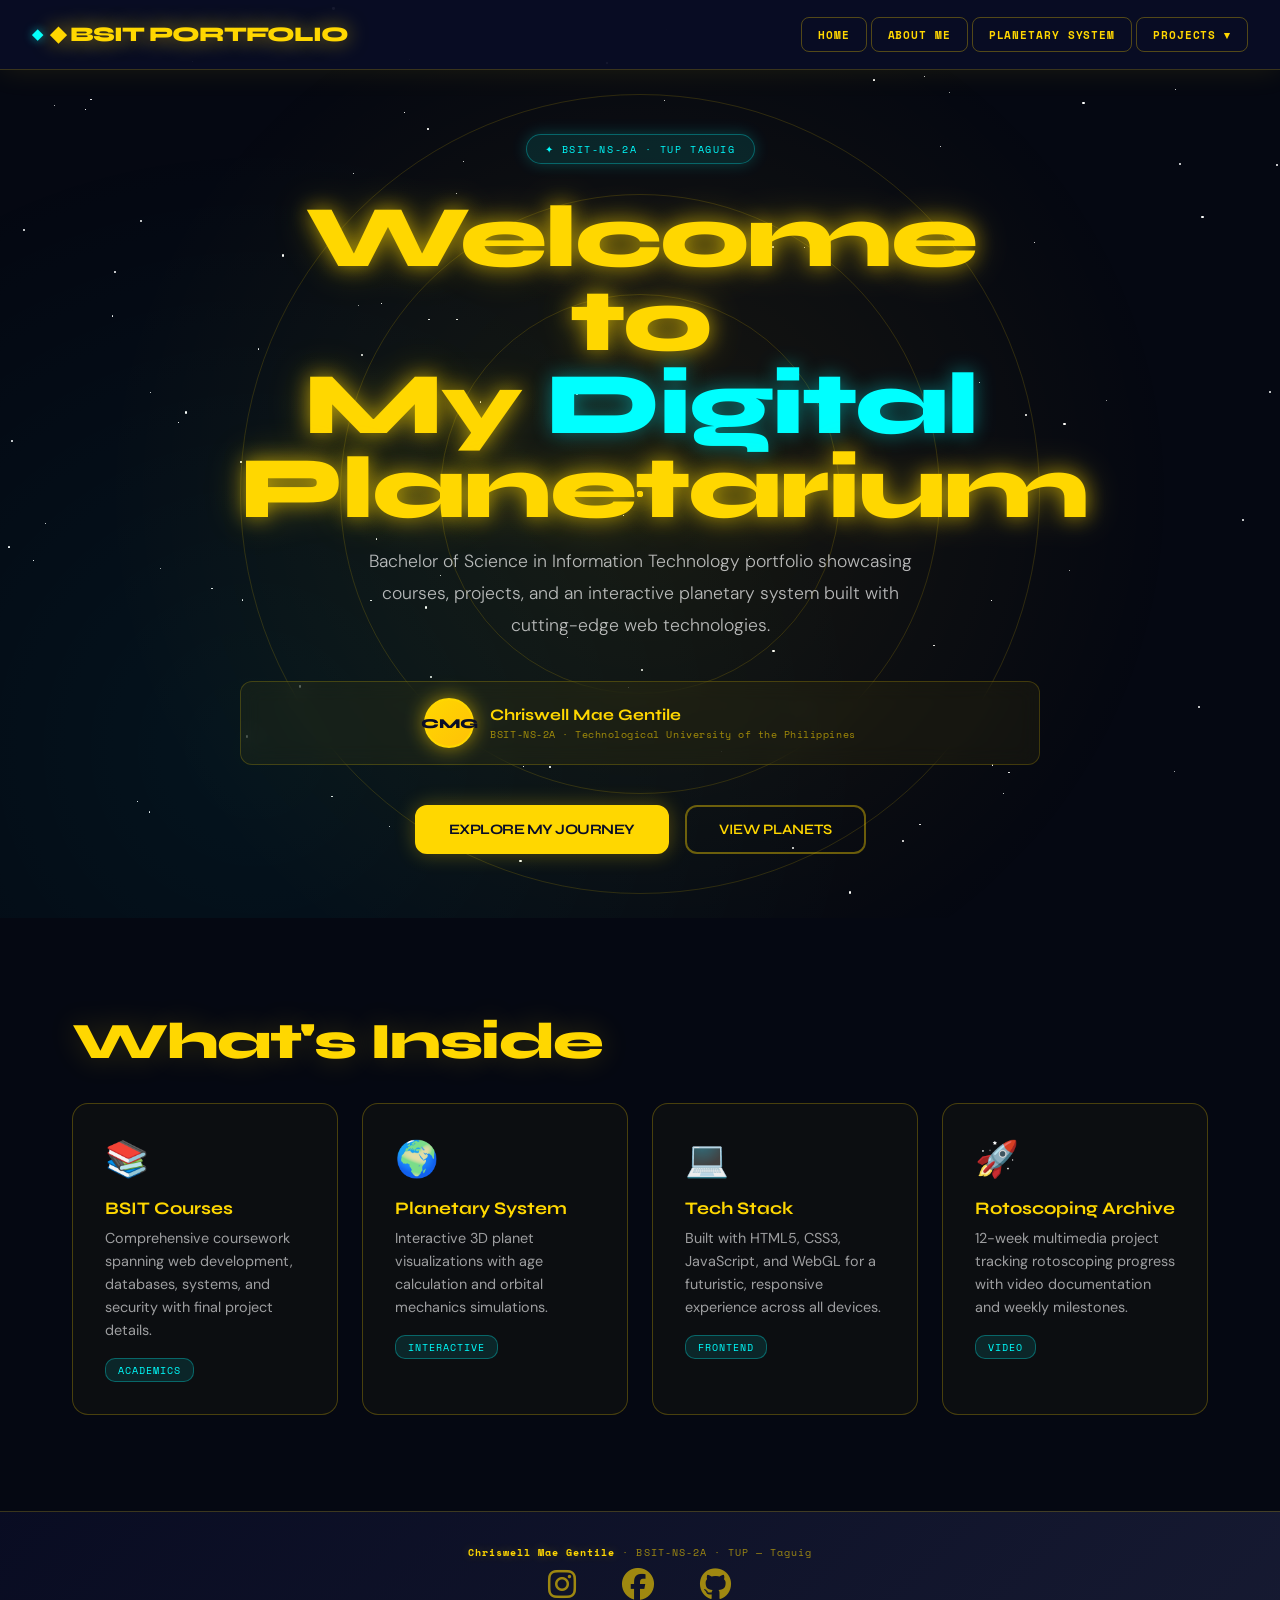
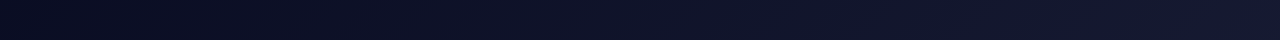
<file: index.html>
<!DOCTYPE html>
<html lang="en">
<head>
<meta charset="UTF-8">
<meta name="viewport" content="width=device-width, initial-scale=1.0">
<title>BSIT Portfolio — Chriswell Mae Gentile</title>
<link rel="preconnect" href="https://fonts.googleapis.com">
<link rel="preconnect" href="https://fonts.gstatic.com" crossorigin>
<link href="https://fonts.googleapis.com/css2?family=Space+Mono:ital,wght@0,400;0,700;1,400&family=Syne:wght@400;600;700;800&family=DM+Sans:wght@300;400;500&display=swap" rel="stylesheet">
<link rel="stylesheet" href="https://cdnjs.cloudflare.com/ajax/libs/font-awesome/6.7.2/css/all.min.css">
<style>
  :root {
    --y1: #FFD700;
    --y2: #FFF44F;
    --y3: #FFEB3B;
    --y4: #FFC107;
    --y5: #FFB300;
    --y6: #FFA000;
    --dark: #0a0e27;
    --dark2: #1a1f3a;
    --dark3: #2d3561;
    --space: #050812;
    --neon-cyan: #00FFFF;
    --neon-magenta: #FF006E;
    --surface: #0f1428;
    --surface2: #1a1f3a;
    --glow-yellow: 0 0 20px rgba(255, 215, 0, 0.6);
    --glow-cyan: 0 0 20px rgba(0, 255, 255, 0.4);
    --white: #ffffff;
    --radius: 16px;
    --radius-sm: 12px;
    --mono: 'Space Mono', monospace;
    --display: 'Syne', sans-serif;
    --body: 'DM Sans', sans-serif;
  }
  
  *, *::before, *::after { box-sizing: border-box; margin: 0; padding: 0; }
  html { scroll-behavior: smooth; }
  body {
    font-family: var(--body);
    background: var(--space);
    color: var(--white);
    min-height: 100vh;
    overflow-x: hidden;
  }

  /* ──── STARS BACKGROUND ──── */
  .starfield {
    position: fixed;
    inset: 0;
    z-index: -1;
    pointer-events: none;
  }
  .star {
    position: absolute;
    background: var(--white);
    border-radius: 50%;
    animation: twinkle 3s infinite;
  }
  @keyframes twinkle {
    0%, 100% { opacity: 0.3; }
    50% { opacity: 1; }
  }

  /* ──── NAVIGATION ──── */
  nav {
    position: fixed;
    top: 0;
    left: 0;
    right: 0;
    z-index: 100;
    background: rgba(10, 14, 39, 0.85);
    backdrop-filter: blur(20px);
    border-bottom: 1px solid rgba(255, 215, 0, 0.2);
    padding: 0 2rem;
    display: flex;
    align-items: center;
    justify-content: space-between;
    height: 70px;
    box-shadow: 0 0 30px rgba(255, 215, 0, 0.1);
  }
  
  .nav-logo {
    font-family: var(--display);
    font-weight: 800;
    font-size: 1.3rem;
    color: var(--y1);
    letter-spacing: -1px;
    cursor: pointer;
    text-shadow: var(--glow-yellow);
    display: flex;
    align-items: center;
    gap: 0.5rem;
  }
  
  .nav-logo::before {
    content: '◆';
    font-size: 0.9rem;
    color: var(--neon-cyan);
    text-shadow: 0 0 10px rgba(0, 255, 255, 0.6);
  }
  
  .nav-links {
    display: flex;
    gap: 0.25rem;
    align-items: center;
  }
  
  .nav-links button {
    font-family: var(--mono);
    font-size: 0.7rem;
    background: transparent;
    border: 1px solid rgba(255, 215, 0, 0.3);
    color: var(--y1);
    cursor: pointer;
    padding: 8px 16px;
    border-radius: 8px;
    transition: all 0.3s cubic-bezier(0.2, 0.8, 0.2, 1);
    text-transform: uppercase;
    letter-spacing: 0.08em;
    font-weight: 700;
  }
  
  .nav-links button:hover,
  .nav-links button.active {
    background: rgba(255, 215, 0, 0.15);
    border-color: var(--y1);
    box-shadow: var(--glow-yellow);
    color: var(--y2);
  }
  
  .nav-roto { position: relative; }
  .nav-roto .dropdown {
    position: absolute;
    top: 100%;
    left: 0;
    background: var(--dark2);
    border: 1px solid rgba(255, 215, 0, 0.3);
    border-radius: var(--radius-sm);
    min-width: 200px;
    display: none;
    flex-direction: column;
    box-shadow: 0 0 30px rgba(255, 215, 0, 0.2);
    overflow: hidden;
    margin-top: 0.5rem;
  }
  
  .nav-roto:hover .dropdown { display: flex; }
  
  .dropdown button {
    border-radius: 0 !important;
    text-align: left;
    padding: 10px 16px;
    border-bottom: 1px solid rgba(255, 215, 0, 0.1);
    font-size: 0.65rem !important;
    color: var(--y1) !important;
    background: transparent !important;
    border: none !important;
    transition: all 0.2s;
  }
  
  .dropdown button:last-child { border-bottom: none; }
  .dropdown button:hover { background: rgba(255, 215, 0, 0.1) !important; }

  /* ──── PAGES ──── */
  .page { display: none; padding-top: 70px; min-height: 100vh; }
  .page.active { display: block; }

  /* ──── HERO SECTION ──── */
  .hero {
    min-height: calc(100vh - 70px);
    display: flex;
    flex-direction: column;
    align-items: center;
    justify-content: center;
    text-align: center;
    position: relative;
    padding: 4rem 2rem;
    overflow: hidden;
  }
  
  .hero::before {
    content: '';
    position: absolute;
    inset: 0;
    background: radial-gradient(circle at 50% 50%, rgba(255, 215, 0, 0.08) 0%, transparent 70%),
                radial-gradient(circle at 20% 80%, rgba(0, 255, 255, 0.05) 0%, transparent 50%);
    pointer-events: none;
    z-index: 0;
  }
  
  .orbital-rings {
    position: absolute;
    inset: 0;
    display: flex;
    align-items: center;
    justify-content: center;
    z-index: 0;
    pointer-events: none;
  }
  
  .orbit {
    position: absolute;
    border-radius: 50%;
    border: 1px solid rgba(255, 215, 0, 0.15);
    display: flex;
    align-items: center;
    justify-content: center;
  }
  
  .orbit:nth-child(1) {
    width: 400px;
    height: 400px;
    animation: spin 60s linear infinite;
  }
  
  .orbit:nth-child(2) {
    width: 600px;
    height: 600px;
    animation: spin 90s linear infinite reverse;
  }
  
  .orbit:nth-child(3) {
    width: 800px;
    height: 800px;
    animation: spin 120s linear infinite;
  }
  
  @keyframes spin { to { transform: rotate(360deg); } }
  
  .orbit-marker {
    position: absolute;
    width: 6px;
    height: 6px;
    background: var(--y1);
    border-radius: 50%;
    box-shadow: var(--glow-yellow);
  }
  
  .hero-content {
    position: relative;
    z-index: 1;
    max-width: 800px;
  }
  
  .hero-tag {
    display: inline-block;
    font-family: var(--mono);
    font-size: 0.65rem;
    letter-spacing: 0.15em;
    text-transform: uppercase;
    color: var(--neon-cyan);
    background: rgba(0, 255, 255, 0.1);
    border: 1px solid rgba(0, 255, 255, 0.3);
    padding: 6px 18px;
    border-radius: 20px;
    margin-bottom: 2rem;
    box-shadow: 0 0 15px rgba(0, 255, 255, 0.2);
  }
  
  .hero h1 {
    font-family: var(--display);
    font-weight: 800;
    font-size: clamp(2.5rem, 8vw, 5.5rem);
    line-height: 0.95;
    letter-spacing: -2px;
    color: var(--y1);
    margin-bottom: 1rem;
    text-shadow: var(--glow-yellow), 0 0 40px rgba(255, 215, 0, 0.3);
  }
  
  .hero h1 .accent { color: var(--neon-cyan); text-shadow: var(--glow-cyan); }
  
  .hero-sub {
    font-family: var(--body);
    font-size: 1.1rem;
    color: rgba(255, 255, 255, 0.7);
    max-width: 550px;
    margin: 0 auto 2.5rem;
    line-height: 1.8;
    font-weight: 300;
  }
  
  .hero-profile {
    display: flex;
    align-items: center;
    justify-content: center;
    gap: 1rem;
    margin-bottom: 2.5rem;
    background: rgba(255, 215, 0, 0.05);
    border: 1px solid rgba(255, 215, 0, 0.2);
    padding: 1rem 1.5rem;
    border-radius: 12px;
    backdrop-filter: blur(10px);
  }
  
  .avatar {
    width: 50px;
    height: 50px;
    border-radius: 50%;
    background: linear-gradient(135deg, var(--y1), var(--y4));
    display: flex;
    align-items: center;
    justify-content: center;
    font-family: var(--display);
    font-weight: 800;
    font-size: 0.85rem;
    color: var(--dark);
    border: 2px solid var(--y1);
    box-shadow: var(--glow-yellow);
    flex-shrink: 0;
  }
  
  .profile-text { text-align: left; }
  .profile-name { font-family: var(--display); font-weight: 700; font-size: 1rem; color: var(--y1); }
  .profile-sub { font-family: var(--mono); font-size: 0.65rem; color: rgba(255, 215, 0, 0.6); letter-spacing: 0.05em; margin-top: 2px; }
  
  .hero-btns { display: flex; gap: 1rem; justify-content: center; flex-wrap: wrap; }
  
  .btn-primary {
    font-family: var(--display);
    font-weight: 700;
    font-size: 0.9rem;
    background: var(--y1);
    color: var(--dark);
    border: 2px solid var(--y1);
    padding: 14px 32px;
    border-radius: var(--radius-sm);
    cursor: pointer;
    transition: all 0.3s cubic-bezier(0.2, 0.8, 0.2, 1);
    letter-spacing: -0.5px;
    text-transform: uppercase;
    box-shadow: 0 0 20px rgba(255, 215, 0, 0.3);
  }
  
  .btn-primary:hover {
    background: var(--y2);
    box-shadow: 0 0 40px rgba(255, 215, 0, 0.5);
    transform: translateY(-2px);
  }
  
  .btn-secondary {
    font-family: var(--display);
    font-weight: 600;
    font-size: 0.9rem;
    background: transparent;
    color: var(--y1);
    border: 2px solid rgba(255, 215, 0, 0.4);
    padding: 14px 32px;
    border-radius: var(--radius-sm);
    cursor: pointer;
    transition: all 0.3s cubic-bezier(0.2, 0.8, 0.2, 1);
    text-transform: uppercase;
  }
  
  .btn-secondary:hover {
    background: rgba(255, 215, 0, 0.1);
    border-color: var(--y1);
    box-shadow: 0 0 20px rgba(255, 215, 0, 0.3);
  }

  /* ──── SECTIONS ──── */
  .home-section {
    padding: 6rem 2rem;
    max-width: 1200px;
    margin: 0 auto;
    position: relative;
    z-index: 1;
  }
  
  .section-label {
    font-family: var(--mono);
    font-size: 0.65rem;
    text-transform: uppercase;
    letter-spacing: 0.15em;
    color: var(--neon-cyan);
    margin-bottom: 0.75rem;
  }
  
  .section-title {
    font-family: var(--display);
    font-weight: 800;
    font-size: clamp(2rem, 4vw, 3.5rem);
    letter-spacing: -1.5px;
    color: var(--y1);
    margin-bottom: 2rem;
    line-height: 1.1;
    text-shadow: 0 0 30px rgba(255, 215, 0, 0.2);
  }
  
  .tools-grid {
    display: grid;
    grid-template-columns: repeat(auto-fit, minmax(250px, 1fr));
    gap: 1.5rem;
    margin-top: 2rem;
  }
  
  .tool-card {
    background: rgba(255, 215, 0, 0.03);
    border: 1px solid rgba(255, 215, 0, 0.25);
    border-radius: var(--radius);
    padding: 2rem;
    transition: all 0.3s cubic-bezier(0.2, 0.8, 0.2, 1);
    position: relative;
    overflow: hidden;
  }
  
  .tool-card::before {
    content: '';
    position: absolute;
    inset: 0;
    background: linear-gradient(135deg, rgba(255, 215, 0, 0.05), transparent);
    opacity: 0;
    transition: opacity 0.3s;
    pointer-events: none;
  }
  
  .tool-card:hover {
    background: rgba(255, 215, 0, 0.08);
    border-color: var(--y1);
    box-shadow: 0 0 30px rgba(255, 215, 0, 0.2);
    transform: translateY(-5px);
  }
  
  .tool-card:hover::before { opacity: 1; }
  
  .tool-icon { font-size: 2.2rem; margin-bottom: 1rem; }
  .tool-name { font-family: var(--display); font-weight: 700; font-size: 1.1rem; color: var(--y1); margin-bottom: 0.5rem; }
  .tool-desc { font-size: 0.9rem; color: rgba(255, 255, 255, 0.6); line-height: 1.6; }
  
  .tool-tag {
    display: inline-block;
    font-family: var(--mono);
    font-size: 0.6rem;
    text-transform: uppercase;
    letter-spacing: 0.1em;
    background: rgba(0, 255, 255, 0.1);
    color: var(--neon-cyan);
    padding: 4px 12px;
    border-radius: 10px;
    margin-top: 1rem;
    border: 1px solid rgba(0, 255, 255, 0.3);
  }

  /* ──── STEPS GRID ──── */
  .steps-grid {
    display: grid;
    grid-template-columns: repeat(auto-fit, minmax(250px, 1fr));
    gap: 1.5rem;
    margin-bottom: 3rem;
  }

  .step-card {
    background: rgba(255, 215, 0, 0.03);
    border: 1px solid rgba(255, 215, 0, 0.25);
    border-radius: var(--radius);
    padding: 2rem;
    transition: all 0.3s cubic-bezier(0.2, 0.8, 0.2, 1);
    position: relative;
    overflow: hidden;
    display: flex;
    flex-direction: column;
  }

  .step-card::before {
    content: '';
    position: absolute;
    inset: 0;
    background: linear-gradient(135deg, rgba(255, 215, 0, 0.05), transparent);
    opacity: 0;
    transition: opacity 0.3s;
    pointer-events: none;
  }

  .step-card:hover {
    background: rgba(255, 215, 0, 0.08);
    border-color: var(--y1);
    box-shadow: 0 0 30px rgba(255, 215, 0, 0.2);
    transform: translateY(-5px);
  }

  .step-card:hover::before { opacity: 1; }

  .step-number {
    font-family: var(--display);
    font-weight: 800;
    font-size: 3rem;
    color: var(--y1);
    text-shadow: 0 0 20px rgba(255, 215, 0, 0.3);
    line-height: 1;
    margin-bottom: 0.75rem;
    opacity: 0.8;
  }

  .step-title {
    font-family: var(--display);
    font-weight: 700;
    font-size: 1.1rem;
    color: var(--y1);
    margin-bottom: 0.75rem;
  }

  .step-description {
    font-size: 0.9rem;
    color: rgba(255, 255, 255, 0.7);
    line-height: 1.6;
    flex: 1;
  }

  .step-icon {
    font-size: 2rem;
    margin-bottom: 1rem;
  }

  /* ──── RESOURCE CARD ──── */
  .resource-card {
    background: linear-gradient(135deg, rgba(255, 215, 0, 0.1), rgba(0, 255, 255, 0.05));
    border: 2px solid rgba(255, 215, 0, 0.3);
    border-radius: var(--radius);
    padding: 2.5rem;
    transition: all 0.3s cubic-bezier(0.2, 0.8, 0.2, 1);
    position: relative;
    overflow: hidden;
  }

  .resource-card::before {
    content: '';
    position: absolute;
    inset: 0;
    background: radial-gradient(circle at 100% 0%, rgba(255, 215, 0, 0.1), transparent 70%);
    pointer-events: none;
  }

  .resource-card:hover {
    border-color: var(--y1);
    box-shadow: 0 0 40px rgba(255, 215, 0, 0.25);
  }

  .resource-card > * {
    position: relative;
    z-index: 1;
  }

  .resource-card a {
    transition: all 0.3s;
  }

  .resource-card a:first-of-type:hover {
    background: var(--y2) !important;
    box-shadow: 0 0 40px rgba(255, 215, 0, 0.5) !important;
    transform: translateY(-2px);
  }

  .resource-card a:last-of-type:hover {
    background: rgba(255, 215, 0, 0.15) !important;
    border-color: var(--y1) !important;
    box-shadow: 0 0 20px rgba(255, 215, 0, 0.3) !important;
    transform: translateY(-2px);
  }

  /* ──── ABOUT PAGE ──── */
  .about-hero {
    background: linear-gradient(135deg, rgba(255, 215, 0, 0.08), rgba(0, 255, 255, 0.05));
    border-bottom: 1px solid rgba(255, 215, 0, 0.2);
    padding: 6rem 2rem 4rem;
    text-align: center;
  }
  
  .about-body {
    max-width: 1000px;
    margin: 0 auto;
    padding: 4rem 2rem;
  }
  
  .about-intro {
    font-size: 1.05rem;
    color: rgba(255, 255, 255, 0.8);
    line-height: 1.8;
    margin-bottom: 3rem;
    max-width: 700px;
    margin-left: auto;
    margin-right: auto;
  }

  
  
  .student-info {
    display: flex;
    align-items: center;
    gap: 2rem;
    flex-wrap: wrap;
    margin: 3rem 0;
    padding: 2rem;
    background: rgba(255, 215, 0, 0.05);
    border: 1px solid rgba(255, 215, 0, 0.2);
    border-radius: var(--radius);
  }
  
  .student-info-fields {
    display: grid;
    grid-template-columns: repeat(auto-fit, minmax(140px, 1fr));
    gap: 1.5rem;
    flex: 1;
    min-width: 260px;
  }
  
  .profile-photo {
    width: 130px;
    height: 130px;
    border-radius: 50%;
    border: 3px solid var(--y1);
    box-shadow: var(--glow-yellow);
    background: rgba(255, 215, 0, 0.08);
    display: flex;
    align-items: center;
    justify-content: center;
    overflow: hidden;
    flex-shrink: 0;
  }
  
  .profile-photo img {
    width: 100%;
    height: 100%;
    object-fit: cover;
  }
  
  .profile-photo-placeholder {
    font-family: var(--mono);
    font-size: 0.6rem;
    color: rgba(255, 215, 0, 0.5);
    text-align: center;
    padding: 0.5rem;
    text-transform: uppercase;
    letter-spacing: 0.08em;
  }

  .info-block {
    text-align: left;
  }
  
  .info-label {
    font-family: var(--mono);
    font-size: 0.65rem;
    color: var(--neon-cyan);
    text-transform: uppercase;
    letter-spacing: 0.12em;
    margin-bottom: 0.5rem;
  }
  
  .info-value {
    font-family: var(--display);
    font-weight: 700;
    font-size: 1.3rem;
    color: var(--y1);
    text-shadow: 0 0 15px rgba(255, 215, 0, 0.3);
  }
  
  .courses-section {
    margin: 3rem 0;
  }
  
  .courses-group {
    margin-bottom: 2.5rem;
  }
  
  .courses-group-title {
    font-family: var(--display);
    font-weight: 700;
    font-size: 1.3rem;
    color: var(--y2);
    margin-bottom: 1.2rem;
    padding-bottom: 0.75rem;
    border-bottom: 2px solid rgba(255, 215, 0, 0.3);
  }
  
  .course-item {
    background: rgba(255, 215, 0, 0.03);
    border-left: 3px solid var(--y1);
    padding: 1.5rem;
    margin-bottom: 1rem;
    border-radius: 0 12px 12px 0;
    transition: all 0.3s;
  }
  
  .course-item:hover {
    background: rgba(255, 215, 0, 0.08);
    border-left-color: var(--neon-cyan);
    transform: translateX(4px);
  }
  
  .course-name {
    font-family: var(--display);
    font-weight: 700;
    font-size: 1rem;
    color: var(--y1);
    margin-bottom: 0.5rem;
  }
  
  .course-placeholder {
    font-family: var(--mono);
    font-size: 0.8rem;
    color: rgba(255, 215, 0, 0.5);
    font-style: italic;
  }

  /* ──── SOLAR SYSTEM PAGE ──── */
  .solar-hero {
    background: radial-gradient(circle at 50% 50%, rgba(255, 215, 0, 0.12), transparent);
    text-align: center;
    padding: 6rem 2rem 4rem;
    position: relative;
    overflow: hidden;
  }
  
  .solar-hero::after {
    content: '';
    position: absolute;
    inset: 0;
    background: url('data:image/svg+xml,<svg width="100" height="100" xmlns="http://www.w3.org/2000/svg"><defs><pattern id="grid" width="20" height="20" patternUnits="userSpaceOnUse"><path d="M 20 0 L 0 0 0 20" fill="none" stroke="rgba(255,215,0,0.05)" stroke-width="0.5"/></pattern></defs><rect width="100" height="100" fill="url(%23grid)"/></svg>');
    opacity: 0.5;
    pointer-events: none;
  }
  
  .solar-hero-content {
    position: relative;
    z-index: 1;
  }

  .solar-hero-bg-video {
    position: absolute;
    inset: 0;
    width: 100%;
    height: 100%;
    object-fit: cover;
    z-index: -1;
    opacity: 0;
    transition: opacity 0.8s ease;
    pointer-events: none;
  }

  .solar-hero-bg-video.active { opacity: 0.35; }

  /* ──── SOLAR INTRO FULLSCREEN VIDEO ──── */
  .solar-intro-overlay {
    position: fixed;
    inset: 0;
    z-index: 300;
    background: #000;
    display: none;
    align-items: center;
    justify-content: center;
    cursor: pointer;
    opacity: 1;
    transition: opacity 0.6s ease;
  }

  .solar-intro-overlay.active { display: flex; }
  .solar-intro-overlay.fading { opacity: 0; }

  .solar-intro-overlay video {
    width: 100%;
    height: 100%;
    object-fit: cover;
  }

  .solar-intro-hint {
    position: absolute;
    bottom: 3rem;
    left: 50%;
    transform: translateX(-50%);
    font-family: var(--mono);
    font-size: 0.7rem;
    letter-spacing: 0.15em;
    text-transform: uppercase;
    color: var(--y1);
    background: rgba(10, 14, 39, 0.7);
    border: 1px solid rgba(255, 215, 0, 0.4);
    padding: 10px 22px;
    border-radius: 20px;
    animation: solarHintPulse 1.8s ease-in-out infinite;
    pointer-events: none;
    white-space: nowrap;
  }

  @keyframes solarHintPulse {
    0%, 100% { opacity: 0.6; }
    50% { opacity: 1; }
  }

  .solar-input-row {
    display: flex;
    align-items: center;
    gap: 1rem;
    background: rgba(255, 215, 0, 0.05);
    border: 1px solid rgba(255, 215, 0, 0.25);
    border-radius: var(--radius);
    padding: 1.5rem;
    margin-bottom: 3rem;
    max-width: 500px;
    margin-left: auto;
    margin-right: auto;
    flex-wrap: wrap;
  }
  
  .solar-input-row label {
    font-family: var(--mono);
    font-size: 0.7rem;
    text-transform: uppercase;
    letter-spacing: 0.1em;
    color: var(--neon-cyan);
    white-space: nowrap;
  }
  
  .solar-input-row input {
    flex: 1;
    min-width: 120px;
    font-family: var(--display);
    font-weight: 700;
    font-size: 1.2rem;
    border: 1px solid rgba(255, 215, 0, 0.3);
    border-radius: var(--radius-sm);
    padding: 10px 16px;
    background: rgba(10, 14, 39, 0.8);
    color: var(--y1);
    outline: none;
  }
  
  .solar-input-row input:focus {
    border-color: var(--y1);
    box-shadow: var(--glow-yellow);
  }

  /* ──── PLANETS GRID ──── */
  .planets-grid {
    display: grid;
    grid-template-columns: repeat(auto-fill, minmax(280px, 1fr));
    gap: 2rem;
    position: relative;
    z-index: 1;
  }
  
  .planet-card {
    background: linear-gradient(135deg, rgba(255, 215, 0, 0.05), rgba(0, 255, 255, 0.02));
    border: 1px solid rgba(255, 215, 0, 0.25);
    border-radius: var(--radius);
    cursor: pointer;
    min-height: 400px;
    transition: all 0.3s cubic-bezier(0.2, 0.8, 0.2, 1);
    position: relative;
    overflow: hidden;
    display: flex;
    flex-direction: column;
  }
  
  .planet-card::before {
    content: '';
    position: absolute;
    inset: 0;
    background: linear-gradient(135deg, rgba(255, 215, 0, 0.1), transparent);
    opacity: 0;
    transition: opacity 0.3s;
  }
  
  .planet-card:hover {
    border-color: var(--y1);
    box-shadow: 0 0 40px rgba(255, 215, 0, 0.3), inset 0 0 30px rgba(255, 215, 0, 0.05);
    transform: translateY(-8px);
  }
  
  .planet-card:hover::before { opacity: 1; }
  
  .planet-render {
    width: 100%;
    aspect-ratio: 3/4;
    display: flex;
    align-items: center;
    justify-content: center;
    position: relative;
    overflow: hidden;
    background: radial-gradient(circle at 35% 35%, rgba(255, 215, 0, 0.1), transparent);
  }
  
  .planet-visual {
    width: 100%;
    height: 100%;
    object-fit: cover;
  }
  
  .planet-info {
    padding: 2rem;
    flex: 1;
    display: flex;
    flex-direction: column;
    background: rgba(255, 215, 0, 0.02);
    color: var(--white);
  }
  
  .planet-name {
    font-family: var(--display);
    font-weight: 800;
    font-size: 1.8rem;
    color: var(--y1);
    letter-spacing: -0.5px;
    margin-bottom: 1rem;
    text-transform: uppercase;
    text-shadow: 0 0 20px rgba(255, 215, 0, 0.3);
  }
  
  .planet-info-box {
    background: rgba(0, 255, 255, 0.05);
    border: 1px solid rgba(0, 255, 255, 0.25);
    border-radius: var(--radius-sm);
    padding: 1rem;
    margin-bottom: 1rem;
    display: flex;
    flex-direction: column;
    gap: 0.4rem;
  }
  
  .planet-info-label {
    font-family: var(--mono);
    font-size: 0.65rem;
    font-weight: 700;
    text-transform: uppercase;
    letter-spacing: 0.12em;
    color: var(--neon-cyan);
  }
  
  .planet-desc {
    font-size: 0.85rem;
    color: rgba(255, 255, 255, 0.75);
    line-height: 1.6;
  }
  
  .planet-age-val {
    font-family: var(--display);
    font-weight: 800;
    font-size: 1.6rem;
    color: var(--y2);
    line-height: 1;
    text-shadow: 0 0 15px rgba(255, 215, 0, 0.3);
  }
  
  .planet-age-val small {
    font-family: var(--mono);
    font-size: 0.75rem;
    color: var(--neon-cyan);
    font-weight: 700;
    margin-left: 4px;
  }
  
  .planet-stat-value {
    font-family: var(--mono);
    font-weight: 600;
    font-size: 0.85rem;
    color: rgba(255, 215, 0, 0.8);
    letter-spacing: 0.02em;
  }

  /* ──── PLANET EXPANDED MODAL ──── */
  .planet-modal-overlay {
    position: fixed;
    inset: 0;
    z-index: 200;
    background: rgba(5, 8, 18, 0.9);
    backdrop-filter: blur(8px);
    display: none;
    align-items: center;
    justify-content: center;
    padding: 2rem;
  }

  .planet-modal-overlay.active {
    display: flex;
    animation: fadeIn 0.25s ease;
  }

  @keyframes fadeIn {
    from { opacity: 0; }
    to { opacity: 1; }
  }

  .planet-modal {
    display: flex;
    width: 100%;
    max-width: 1100px;
    max-height: 90vh;
    background: var(--dark2);
    border: 1px solid rgba(255, 215, 0, 0.35);
    border-radius: var(--radius);
    overflow: hidden;
    box-shadow: 0 0 60px rgba(255, 215, 0, 0.25);
  }

  .planet-modal-video {
    flex: 0 0 75%;
    max-width: 75%;
    aspect-ratio: 1/1;
    background: #000;
    position: relative;
    display: flex;
    align-items: center;
    justify-content: center;
  }

  .planet-modal-video video {
    width: 100%;
    height: 100%;
    object-fit: cover;
    display: block;
  }

  .planet-modal-video .video-fallback {
    text-align: center;
    color: rgba(255, 215, 0, 0.5);
    font-family: var(--mono);
    font-size: 0.75rem;
    padding: 2rem;
  }

  .planet-modal-info {
    flex: 0 0 25%;
    max-width: 25%;
    padding: 2rem 1.5rem;
    overflow-y: auto;
    display: flex;
    flex-direction: column;
    gap: 1rem;
    background: rgba(255, 215, 0, 0.02);
  }

  .planet-modal-close {
    position: absolute;
    top: 1rem;
    right: 1rem;
    width: 36px;
    height: 36px;
    border-radius: 50%;
    background: rgba(10, 14, 39, 0.8);
    border: 1px solid rgba(255, 215, 0, 0.4);
    color: var(--y1);
    font-size: 1.1rem;
    cursor: pointer;
    display: flex;
    align-items: center;
    justify-content: center;
    z-index: 2;
    transition: all 0.2s;
  }

  .planet-modal-close:hover {
    background: rgba(255, 215, 0, 0.15);
    box-shadow: var(--glow-yellow);
  }

  @media (max-width: 800px) {
    .planet-modal { flex-direction: column; max-height: 95vh; overflow-y: auto; }
    .planet-modal-video { flex: 0 0 auto; max-width: 100%; }
    .planet-modal-info { flex: 0 0 auto; max-width: 100%; }
  }

  /* ──── ROTOSCOPING PAGE ──── */
  .roto-page { max-width: 1000px; margin: 0 auto; padding: 1rem 2rem 5rem; position: relative; z-index: 1; }
  
  .roto-header {
    background: linear-gradient(135deg, rgba(255, 215, 0, 0.08), rgba(0, 255, 255, 0.05));
    border-bottom: 1px solid rgba(255, 215, 0, 0.2);
    padding: 4rem 2rem 3rem;
    text-align: center;
  }
  
  .roto-header .week-badge {
    display: inline-block;
    font-family: var(--mono);
    font-size: 0.7rem;
    letter-spacing: 0.12em;
    text-transform: uppercase;
    background: rgba(255, 215, 0, 0.2);
    color: var(--y1);
    padding: 6px 18px;
    border-radius: 20px;
    margin-bottom: 1rem;
    font-weight: 700;
    border: 1px solid rgba(255, 215, 0, 0.3);
  }
  
  .roto-header h1 { font-family: var(--display); font-weight: 800; font-size: clamp(2rem, 5vw, 3.5rem); letter-spacing: -2px; color: var(--y1); text-shadow: var(--glow-yellow); }
  .roto-header p { color: rgba(255, 255, 255, 0.7); font-size: 0.95rem; margin-top: 0.5rem; font-weight: 300; }
  
  .week-nav-top {
    display: flex;
    justify-content: space-between;
    align-items: center;
    margin: 1.5rem 0 2rem;
    flex-wrap: wrap;
    gap: 1rem;
  }
  
  .week-nav-top button {
    font-family: var(--display);
    font-weight: 700;
    font-size: 0.85rem;
    border: 1px solid rgba(255, 215, 0, 0.3);
    background: rgba(255, 215, 0, 0.05);
    color: var(--y1);
    padding: 10px 20px;
    border-radius: var(--radius-sm);
    cursor: pointer;
    transition: all 0.3s;
    text-transform: uppercase;
  }
  
  .week-nav-top button:hover { background: rgba(255, 215, 0, 0.15); border-color: var(--y1); box-shadow: var(--glow-yellow); }
  .week-nav-top button:disabled { opacity: 0.35; cursor: not-allowed; }
  
  .video-embed-area {
    background: rgba(0, 0, 0, 0.3);
    border-radius: var(--radius);
    overflow: hidden;
    aspect-ratio: 16/9;
    position: relative;
    margin: 2rem 0;
    border: 1px solid rgba(255, 215, 0, 0.2);
    display: flex;
    align-items: center;
    justify-content: center;
  }
  
  .video-embed-area iframe { width: 100%; height: 100%; border: none; }
  
  .video-placeholder {
    text-align: center;
    color: rgba(255, 215, 0, 0.5);
  }
  
  .video-placeholder .play-icon {
    width: 70px;
    height: 70px;
    border-radius: 50%;
    background: rgba(255, 215, 0, 0.1);
    border: 2px solid rgba(255, 215, 0, 0.3);
    display: flex;
    align-items: center;
    justify-content: center;
    margin: 0 auto 1rem;
    font-size: 1.8rem;
    cursor: pointer;
    transition: all 0.3s;
  }
  
  .video-placeholder .play-icon:hover { background: rgba(255, 215, 0, 0.2); }
  .video-placeholder p { font-family: var(--mono); font-size: 0.7rem; text-transform: uppercase; letter-spacing: 0.1em; }
  
  .roto-info-grid { display: grid; grid-template-columns: 1fr 1fr; gap: 1rem; margin: 2rem 0; }
  @media (max-width: 560px) { .roto-info-grid { grid-template-columns: 1fr; } }
  
  .roto-info-card {
    background: rgba(255, 215, 0, 0.05);
    border: 1px solid rgba(255, 215, 0, 0.2);
    border-radius: var(--radius);
    padding: 1.5rem;
  }
  
  .roto-info-label { font-family: var(--mono); font-size: 0.65rem; text-transform: uppercase; letter-spacing: 0.1em; color: var(--neon-cyan); margin-bottom: 0.5rem; }
  .roto-info-val { font-family: var(--display); font-weight: 700; font-size: 1.2rem; color: var(--y1); }
  
  .progress-bar-wrap { background: rgba(255, 215, 0, 0.1); border-radius: 4px; height: 6px; margin-top: 1rem; overflow: hidden; }
  .progress-bar-fill { height: 100%; background: linear-gradient(90deg, var(--y1), var(--y2)); border-radius: 4px; transition: width 0.5s; }
  
  .roto-notes {
    background: rgba(255, 215, 0, 0.05);
    border: 1px solid rgba(255, 215, 0, 0.2);
    border-radius: var(--radius);
    padding: 2rem;
    margin: 2rem 0;
  }
  
  .roto-notes h2 { font-family: var(--display); font-weight: 700; font-size: 1.1rem; color: var(--y1); margin-bottom: 1rem; }
  .roto-notes p { font-size: 0.9rem; color: rgba(255, 255, 255, 0.75); line-height: 1.8; }
  
  .weeks-grid {
    display: grid;
    grid-template-columns: repeat(auto-fill, minmax(120px, 1fr));
    gap: 0.75rem;
    margin: 2rem 0;
  }
  
  .week-thumb {
    background: rgba(255, 215, 0, 0.05);
    border: 1px solid rgba(255, 215, 0, 0.25);
    border-radius: var(--radius-sm);
    padding: 1rem;
    cursor: pointer;
    transition: all 0.3s;
    text-align: center;
  }
  
  .week-thumb:hover, .week-thumb.active {
    background: rgba(255, 215, 0, 0.15);
    border-color: var(--y1);
    box-shadow: 0 0 20px rgba(255, 215, 0, 0.2);
  }
  
  .week-thumb-num { font-family: var(--display); font-weight: 800; font-size: 1.3rem; color: var(--y1); }
  .week-thumb-label { font-family: var(--mono); font-size: 0.55rem; text-transform: uppercase; letter-spacing: 0.06em; color: rgba(255, 215, 0, 0.6); margin-top: 0.3rem; }

  /* ──── ALL EPISODES / VIDEOS PAGE ──── */
  .all-videos-page { max-width: 1200px; margin: 0 auto; padding: 1rem 2rem 5rem; position: relative; z-index: 1; }

  .all-videos-grid {
    display: grid;
    grid-template-columns: repeat(auto-fill, minmax(280px, 1fr));
    gap: 1.5rem;
    margin-top: 2rem;
  }

  .all-video-card {
    background: rgba(255, 215, 0, 0.03);
    border: 1px solid rgba(255, 215, 0, 0.25);
    border-radius: var(--radius);
    overflow: hidden;
    cursor: pointer;
    transition: all 0.3s cubic-bezier(0.2, 0.8, 0.2, 1);
  }

  .all-video-card:hover {
    border-color: var(--y1);
    box-shadow: 0 0 30px rgba(255, 215, 0, 0.2);
    transform: translateY(-5px);
  }

  .all-video-thumb {
    width: 100%;
    aspect-ratio: 16/9;
    background: rgba(0,0,0,0.4);
    overflow: hidden;
  }

  .all-video-thumb iframe {
    width: 100%;
    height: 100%;
    border: none;
  }

  .all-video-meta {
    padding: 1.2rem;
  }

  .all-video-badge {
    font-family: var(--mono);
    font-size: 0.6rem;
    text-transform: uppercase;
    letter-spacing: 0.1em;
    color: var(--neon-cyan);
    background: rgba(0, 255, 255, 0.1);
    border: 1px solid rgba(0, 255, 255, 0.3);
    padding: 3px 10px;
    border-radius: 10px;
    display: inline-block;
    margin-bottom: 0.6rem;
  }

  .all-video-title {
    font-family: var(--display);
    font-weight: 700;
    font-size: 1rem;
    color: var(--y1);
  }

  .all-video-link {
    font-family: var(--mono);
    font-size: 0.65rem;
    color: rgba(255, 215, 0, 0.5);
    margin-top: 0.5rem;
    display: block;
    text-decoration: none;
    word-break: break-all;
  }

  .all-video-link:hover { color: var(--y1); }

  /* ──── FINAL PAGE ──── */
  .final-page { max-width: 1000px; margin: 0 auto; padding: 1rem 2rem 5rem; position: relative; z-index: 1; }
  
  .final-videos-grid {
    display: flex;
    flex-direction: column;
    align-items: center;
    gap: 2rem;
    margin: 2rem 0;
  }
  
  @media (max-width: 700px) {
    .final-videos-grid { grid-template-columns: 1fr; max-width: 360px; margin: 2rem auto; }
  }
  
  .final-video-slot { display: flex; flex-direction: column; }
  .final-video-label {
    font-family: var(--mono);
    font-size: 0.65rem;
    text-transform: uppercase;
    letter-spacing: 0.1em;
    color: var(--neon-cyan);
    margin-bottom: 1rem;
    text-align: center;
  }
  
  .video-embed-area-vertical {
    background: rgba(0, 0, 0, 0.3);
    border-radius: var(--radius);
    overflow: hidden;
    aspect-ratio: 9/16;
    max-width: 360px;
    width: 100%;
    margin: 0 auto;
    position: relative;
    border: 1px solid rgba(255, 215, 0, 0.2);
    display: flex;
    align-items: center;
    justify-content: center;
  }
  
  .video-embed-area-vertical iframe { width: 100%; height: 100%; border: none; }

  .video-embed-area-big {
    background: rgba(0, 0, 0, 0.3);
    border-radius: var(--radius);
    overflow: hidden;
    aspect-ratio: 16/9;
    width: 100%;
    max-width: 900px;
    margin: 0 auto;
    position: relative;
    border: 1px solid rgba(255, 215, 0, 0.2);
  }
  
  .video-embed-area-big iframe {
    width: 100% !important;
    height: 100% !important;
    position: absolute;
    inset: 0;
    border: none;
  }
  
  .final-tag {
    display: inline-block;
    font-family: var(--mono);
    font-size: 0.7rem;
    letter-spacing: 0.12em;
    text-transform: uppercase;
    background: rgba(255, 215, 0, 0.15);
    color: var(--y1);
    padding: 6px 18px;
    border-radius: 20px;
    margin-bottom: 1rem;
    font-weight: 700;
    border: 1px solid rgba(255, 215, 0, 0.3);
  }

  /* ──── FOOTER ──── */
  footer {
    background: linear-gradient(135deg, rgba(10, 14, 39, 0.8), rgba(26, 31, 58, 0.8));
    border-top: 1px solid rgba(255, 215, 0, 0.2);
    color: rgba(255, 215, 0, 0.6);
    text-align: center;
    padding: 2rem;
    font-family: var(--mono);
    font-size: 0.65rem;
    letter-spacing: 0.1em;
  }
  
  footer strong { color: var(--y1); text-shadow: 0 0 10px rgba(255, 215, 0, 0.3); }

  footer a {
    color: inherit;
    text-decoration: none;
    margin: 0 12px;
    font-size: 2rem; /* Bigger icons */
    transition: color 0.3s ease;
  }
  
  footer a:hover {
    color: #4da6ff;
  }

  /* ──── SCROLLBAR ──── */
  ::-webkit-scrollbar { width: 8px; }
  ::-webkit-scrollbar-track { background: var(--dark2); }
  ::-webkit-scrollbar-thumb { background: var(--y1); border-radius: 4px; box-shadow: 0 0 10px rgba(255, 215, 0, 0.5); }

  /* ──── RESPONSIVE ──── */
  @media (max-width: 700px) {
    nav { height: 60px; padding: 0 1rem; }
    .nav-logo { font-size: 1rem; }
    .nav-links button { font-size: 0.6rem; padding: 6px 10px; }
  }
  
  @media (max-width: 480px) {
    nav { flex-direction: column; height: auto; gap: 0.5rem; padding: 1rem; }
    .nav-links { flex-wrap: wrap; justify-content: center; }
    .page { padding-top: 0; }
  }
</style>
</head>
<body>

<div class="starfield" id="starfield"></div>

<!-- SOLAR SYSTEM FULLSCREEN INTRO VIDEO -->
<div class="solar-intro-overlay" id="solar-intro-overlay">
  <video id="solar-intro-video" src="./solarsystem.mp4" autoplay muted playsinline loop></video>
  <div class="solar-intro-hint">Click or press Space to continue</div>
</div>

<!-- NAV -->
<nav>
  <div class="nav-logo" onclick="navigate('home')">◆ BSIT PORTFOLIO</div>
  <div class="nav-links">
    <button id="nav-home" onclick="navigate('home')">Home</button>
    <button id="nav-about" onclick="navigate('about')">About Me</button>
    <button id="nav-solar" onclick="navigate('solar')">Planetary System</button>
    <div class="nav-roto">
      <button id="nav-roto">Projects ▾</button>
      <div class="dropdown" id="roto-dropdown"></div>
    </div>
  </div>
</nav>

<!-- HOME PAGE -->
<div class="page active" id="page-home">
  <div class="hero">
    <div class="orbital-rings">
      <div class="orbit">
        <div class="orbit-marker"></div>
      </div>
      <div class="orbit">
        <div class="orbit-marker"></div>
      </div>
      <div class="orbit">
        <div class="orbit-marker"></div>
      </div>
    </div>
    
    <div class="hero-content">
      <div class="hero-tag">✦ BSIT-NS-2A · TUP Taguig</div>
      <h1>Welcome to<br>My <span class="accent">Digital</span><br>Planetarium</h1>
      <p class="hero-sub">Bachelor of Science in Information Technology portfolio showcasing courses, projects, and an interactive planetary system built with cutting-edge web technologies.</p>
      
      <div class="hero-profile">
        <div class="avatar">CMG</div>
        <div class="profile-text">
          <div class="profile-name">Chriswell Mae Gentile</div>
          <div class="profile-sub">BSIT-NS-2A · Technological University of the Philippines</div>
        </div>
      </div>
      
      <div class="hero-btns">
        <button class="btn-primary" onclick="navigate('roto')">Explore My Journey</button>
        <button class="btn-secondary" onclick="navigate('solar')">View Planets</button>
      </div>
    </div>
  </div>

  <div class="home-section">
    <div class="section-title">What's Inside</div>
    <div class="tools-grid">
      <div class="tool-card">
        <div class="tool-icon">📚</div>
        <div class="tool-name">BSIT Courses</div>
        <div class="tool-desc">Comprehensive coursework spanning web development, databases, systems, and security with final project details.</div>
        <div class="tool-tag">Academics</div>
      </div>
      <div class="tool-card">
        <div class="tool-icon">🌍</div>
        <div class="tool-name">Planetary System</div>
        <div class="tool-desc">Interactive 3D planet visualizations with age calculation and orbital mechanics simulations.</div>
        <div class="tool-tag">Interactive</div>
      </div>
      <div class="tool-card">
        <div class="tool-icon">💻</div>
        <div class="tool-name">Tech Stack</div>
        <div class="tool-desc">Built with HTML5, CSS3, JavaScript, and WebGL for a futuristic, responsive experience across all devices.</div>
        <div class="tool-tag">Frontend</div>
      </div>
      <div class="tool-card">
        <div class="tool-icon">🚀</div>
        <div class="tool-name">Rotoscoping Archive</div>
        <div class="tool-desc">12-week multimedia project tracking rotoscoping progress with video documentation and weekly milestones.</div>
        <div class="tool-tag">Video</div>
      </div>
    </div>
  </div>

 <footer>
  <strong>Chriswell Mae Gentile</strong> · BSIT-NS-2A · TUP — Taguig
  <br>

  <a href="https://instagram.com/chrswllgntl" target="_blank" aria-label="Instagram">
    <i class="fa-brands fa-instagram"></i>
  </a>

  <a href="https://facebook.com/smolbayonetta" target="_blank" aria-label="Facebook">
    <i class="fa-brands fa-facebook"></i>
  </a>

  <a href="https://github.com/chriswellgentile" target="_blank" aria-label="GitHub">
    <i class="fa-brands fa-github"></i>
  </a>
</footer>
</div>

<!-- ABOUT PAGE -->
<div class="page" id="page-about">
  <div class="about-hero">
    <div class="section-label">student profile</div>
    <h1 class="section-title">About Me</h1>
    <p style="color: rgba(255, 255, 255, 0.7); max-width: 600px; margin: 1rem auto 0; font-size: 1rem; line-height: 1.8;">Driven IT student passionate about web technologies, multimedia production, and innovative problem-solving.</p>
  </div>

  <div class="about-body">
    <p class="about-intro">
      I'm a Bachelor of Science in Information Technology student at Technological University of the Philippines — Taguig, currently in my second year (Section NS-2A). My academic journey combines core IT fundamentals with hands-on project experience in web development, database systems, and multimedia authoring.
    </p>

    <div class="student-info">
    <div class="profile-photo">
      <img src="./profile.jpg" alt="Chriswell Mae Gentile" onerror="this.replaceWith(Object.assign(document.createElement('div'), {className:'profile-photo-placeholder', innerText:'Add Photo\n./profile.jpg'}))">
    </div>
    <div class="student-info-fields">
      <div class="info-block">
        <div class="info-label">Name</div>
        <div class="info-value">Chriswell Mae Gentile</div>
      </div>
      <div class="info-block">
        <div class="info-label">Program</div>
        <div class="info-value">BSIT</div>
      </div>
      <div class="info-block">
        <div class="info-label">Section</div>
        <div class="info-value">NS-2A</div>
      </div>
      <div class="info-block">
        <div class="info-label">Institution</div>
        <div class="info-value">TUP Taguig</div>
      </div>
      <div class="info-block">
        <div class="info-label">Status</div>
        <div class="info-value">Active</div>
      </div>
    </div>
  </div>

    <div class="courses-section">
      <div class="courses-group">
        <div class="courses-group-title">Core Courses with Projects</div>
        
        <div class="course-item">
          <div class="course-name">Computer Programming 1</div>
          <div class="course-placeholder">[Final Project Name & Description — Click to Add]</div>
        </div>

        <div class="course-item">
          <div class="course-name">Computer Programming 2</div>
          <div class="course-placeholder">"Find the Thief" - A VB.Net game where users will find the criminal using the clues they will unlock through 5 Levels with different games. It has a Loud House UI.</div>
        </div>

        <div class="course-item">
          <div class="course-name">Computer Programming 3</div>
          <div class="course-placeholder">"EG SaniClean" - A VB.Net and MySQL combination applying 3NF that handles transaction, monthly report, and users access.</div>
        </div>

        <div class="course-item">
          <div class="course-name">Computer Programming 4</div>
          <div class="course-placeholder">""</div>
        </div>

        <div class="course-item">
          <div class="course-name">Computer Programming 5</div>
          <div class="course-placeholder">"LeafMeAlone" - A Web Application that uses Laravel. Handles cart, transaction, user authentication, CMV model.</div>
        </div>
        
        <div class="course-item">
          <div class="course-name">Fundamentals of Database Systems</div>
          <div class="course-placeholder">"EG SaniClean" - A VB.Net and MySQL combination applying 3NF that handles transaction, monthly report, and users access.</div>
        </div>
        
        <div class="course-item">
          <div class="course-name">Operating Systems</div>
          <div class="course-placeholder">Creating VirtualBox for Windows Operating Systems and Server. - File Link - https://sites.google.com/view/chriswell-gentile/home </div>
        </div>
        
        <div class="course-item">
          <div class="course-name">Advanced Web Application</div>
          <div class="course-placeholder">"Echelon Garage" - Uses Node.js, HTML, CSS, and Javascript. Handles tokens, authorization, and separate directory for frontend and backend</div>
        </div>
        
        <div class="course-item">
          <div class="course-name">Information Management</div>
          <div class="course-placeholder">[Final Project Name & Description — Click to Add]</div>
        </div>
        
        <div class="course-item">
          <div class="course-name">Multimedia and Authoring</div>
          <div class="course-placeholder">A live Website for rendered planets and rotoscoping videos.</div>
        </div>
      </div>

      <div class="courses-group">
        <div class="courses-group-title">Completed Courses</div>
        
        <div class="course-item">
          <div class="course-name">Content Management System</div>
        </div>
        
        <div class="course-item">
          <div class="course-name">Advanced HTML</div>
        </div>
        
        <div class="course-item">
          <div class="course-name">Data Structures and Algorithms</div>
        </div>
        
        <div class="course-item">
          <div class="course-name">Computer Organization, Architecture & Assembly</div>
        </div>
        
        <div class="course-item">
          <div class="course-name">Logic and Digital Circuit Design</div>
        </div>
        
        <div class="course-item">
          <div class="course-name">Data Communication and Networking 1</div>
        </div>
        
        <div class="course-item">
          <div class="course-name">Data Communication and Networking 2</div>
        </div>
        
        <div class="course-item">
          <div class="course-name">Information Assurance and Security 1</div>
        </div>
        
        <div class="course-item">
          <div class="course-name">Software Engineering</div>
        </div>
        
        <div class="course-item">
          <div class="course-name">Human Computer Interaction</div>
        </div>
        
        <div class="course-item">
          <div class="course-name">Introduction to Computing</div>
        </div>
      </div>
    </div>
  </div>

 <footer>
  <strong>Chriswell Mae Gentile</strong> · BSIT-NS-2A · TUP — Taguig
  <br>

  <a href="https://instagram.com/chrswllgntl" target="_blank" aria-label="Instagram">
    <i class="fa-brands fa-instagram"></i>
  </a>

  <a href="https://facebook.com/smolbayonetta" target="_blank" aria-label="Facebook">
    <i class="fa-brands fa-facebook"></i>
  </a>

  <a href="https://github.com/chriswellgentile" target="_blank" aria-label="GitHub">
    <i class="fa-brands fa-github"></i>
  </a>
</footer>
</div>

<!-- SOLAR SYSTEM PAGE -->
<div class="page" id="page-solar">
  <div class="solar-hero">
    <video class="solar-hero-bg-video" id="solar-hero-bg-video" src="./solarsystem.mp4" muted loop playsinline></video>
    <div class="solar-hero-content">
      <div class="section-label">interactive 3d simulation</div>
      <h1 class="section-title">Planetary System</h1>
      <p style="color: rgba(255, 255, 255, 0.7); max-width: 600px; margin: 1rem auto 0; font-size: 1.05rem; line-height: 1.8;">Calculate your age across all planets in our solar system. Enter your Earth age to discover how time works on Mercury, Venus, Mars, and beyond.</p>

      <div class="solar-input-row">
        <label>Your Age (Earth Years):</label>
        <input type="number" id="earth-age-input" value="20" min="1" max="120" oninput="updateAges()">
      </div>
    </div>
  </div>

  <div class="solar-body">
    <div class="planets-grid" id="planets-grid"></div>

    <!-- PROCEDURE SECTION -->
    <div style="margin-top: 6rem; padding-top: 3rem; border-top: 1px solid rgba(255, 215, 0, 0.2);">
      <div class="section-label">blender setup guide</div>
      <h2 class="section-title" style="font-size: 2.2rem; margin-bottom: 2rem;">How to Render Planets</h2>
      <p style="color: rgba(255, 255, 255, 0.7); max-width: 700px; margin-bottom: 3rem; font-size: 1rem; line-height: 1.8;">Follow these steps to set up Blender and generate the planetary 3D renders using Python automation scripts.</p>

      <div class="steps-grid" id="steps-grid"></div>

      <!-- RESOURCE DOWNLOAD CARD -->
      <div style="margin-top: 3rem;">
        <div class="section-label">project resources</div>
        <div class="resource-card">
          <div style="display: flex; align-items: center; gap: 1.5rem; flex-wrap: wrap;">
            <div style="flex: 1; min-width: 300px;">
              <div style="font-family: var(--display); font-weight: 800; font-size: 1.3rem; color: var(--y1); margin-bottom: 0.5rem; text-shadow: 0 0 15px rgba(255, 215, 0, 0.3);">Download Project Resources</div>
              <p style="color: rgba(255, 255, 255, 0.7); font-size: 0.95rem; line-height: 1.7; margin-bottom: 1rem;">Access all textures (JPG, PNG), Python automation scripts, and Blender project files needed to render the planetary system.</p>
              <div style="display: flex; gap: 1rem; flex-wrap: wrap;">
                <a href="https://drive.google.com/drive/folders/16KxGfIneAW7ztNxOtnb6BfG7_XZTWWK8" target="_blank" style="display: inline-flex; align-items: center; gap: 0.5rem; font-family: var(--display); font-weight: 700; padding: 12px 24px; background: var(--y1); color: var(--dark); border: none; border-radius: 12px; cursor: pointer; text-decoration: none; transition: all 0.3s; box-shadow: 0 0 20px rgba(255, 215, 0, 0.3);">
                  <span>📁 Open Google Drive</span>
                </a>
                <a href="./blenderResources.zip" download="blender-resources.zip" style="display: inline-flex; align-items: center; gap: 0.5rem; font-family: var(--display); font-weight: 600; padding: 12px 24px; background: transparent; color: var(--y1); border: 2px solid rgba(255, 215, 0, 0.4); border-radius: 12px; cursor: pointer; text-decoration: none; transition: all 0.3s;">
                  <span>⬇️ Download ZIP</span>
                </a>
              </div>
            </div>
            <div style="font-size: 3rem; opacity: 0.3;">📦</div>
          </div>
        </div>
      </div>
    </div>
  </div>

 <footer>
  <strong>Chriswell Mae Gentile</strong> · BSIT-NS-2A · TUP — Taguig
  <br>

  <a href="https://instagram.com/chrswllgntl" target="_blank" aria-label="Instagram">
    <i class="fa-brands fa-instagram"></i>
  </a>

  <a href="https://facebook.com/smolbayonetta" target="_blank" aria-label="Facebook">
    <i class="fa-brands fa-facebook"></i>
  </a>

  <a href="https://github.com/chriswellgentile" target="_blank" aria-label="GitHub">
    <i class="fa-brands fa-github"></i>
  </a>
</footer>
</div>

<!-- PLANET EXPANDED MODAL -->
<div class="planet-modal-overlay" id="planet-modal-overlay" onclick="closePlanetModalOnBackdrop(event)">
  <div class="planet-modal">
    <div class="planet-modal-video" id="planet-modal-video">
      <button class="planet-modal-close" onclick="closePlanetModal()">✕</button>
    </div>
    <div class="planet-modal-info" id="planet-modal-info"></div>
  </div>
</div>

<!-- ROTOSCOPING WEEK PAGES -->
<div class="page" id="page-roto">
  <div class="roto-header">
    <div class="week-badge" id="roto-week-badge">WEEK 1</div>
    <h1 id="roto-week-title">Foundation & Setup</h1>
    <p id="roto-week-subtitle">5 seconds · Week 1 of 12 · 0:00 – 0:05</p>
  </div>

  <div class="roto-page">
    <div class="week-nav-top">
      <button id="prev-week-btn" onclick="changeWeek(-1)">← Previous</button>
      <span style="font-family:var(--mono);font-size:0.65rem;color:rgba(255,215,0,0.6);" id="week-counter">Week 1 of 12</span>
      <button id="next-week-btn" onclick="changeWeek(1)">Next →</button>
    </div>

    <div class="video-embed-area" id="video-embed-area">
      <div class="video-placeholder">
        <div class="play-icon">▶</div>
        <p>Week <span id="roto-embed-week">1</span> Video</p>
      </div>
    </div>

    <div class="roto-info-grid">
      <div class="roto-info-card">
        <div class="roto-info-label">Duration This Week</div>
        <div class="roto-info-val">5 seconds</div>
      </div>
      <div class="roto-info-card">
        <div class="roto-info-label">Cumulative Progress</div>
        <div class="roto-info-val" id="roto-cumulative">5 sec / 60 sec</div>
      </div>
      <div class="roto-info-card">
        <div class="roto-info-label">Technique</div>
        <div class="roto-info-val" id="roto-technique">Roto Brush</div>
      </div>
      <div class="roto-info-card">
        <div class="roto-info-label">Tools Used</div>
        <div class="roto-info-val" id="roto-tools">After Effects</div>
      </div>
    </div>

    <div style="margin: 1.5rem 0 0.4rem; display: flex; justify-content: space-between; align-items: center;">
      <div style="font-family:var(--mono);font-size:0.65rem;color:rgba(255,215,0,0.6);" id="roto-pct">8%</div>
    </div>
    <div class="progress-bar-wrap">
      <div class="progress-bar-fill" id="roto-progress-fill" style="width:8%"></div>
    </div>

    <div class="roto-notes">
      <h2 id="roto-notes-title">Week Notes</h2>
      <p id="roto-notes-body">Select a week to view specific notes and progress details.</p>
    </div>

    <div style="margin: 2rem 0 1rem;"></div>
    <div class="weeks-grid" id="weeks-grid"></div>
  </div>

 <footer>
  <strong>Chriswell Mae Gentile</strong> · BSIT-NS-2A · TUP — Taguig
  <br>

  <a href="https://instagram.com/chrswllgntl" target="_blank" aria-label="Instagram">
    <i class="fa-brands fa-instagram"></i>
  </a>

  <a href="https://facebook.com/smolbayonetta" target="_blank" aria-label="Facebook">
    <i class="fa-brands fa-facebook"></i>
  </a>

  <a href="https://github.com/chriswellgentile" target="_blank" aria-label="GitHub">
    <i class="fa-brands fa-github"></i>
  </a>
</footer>
</div>

<!-- ALL VIDEOS PAGE -->
<div class="page" id="page-roto-all">
  <div class="roto-header">
    <div class="week-badge">ALL EPISODES</div>
    <h1>Every Week, One Page</h1>
    <p>All 12 weekly rotoscoping videos plus the final compilation, in one place.</p>
  </div>

  <div class="all-videos-page">
    <div class="week-nav-top">
      <button onclick="navigate('roto-1')">← Back to Weeks</button>
      <span style="font-family:var(--mono);font-size:0.65rem;color:rgba(255,215,0,0.6);">13 videos total</span>
      <button onclick="navigate('home')">Home →</button>
    </div>

    <div class="all-videos-grid" id="all-videos-grid"></div>
  </div>

 <footer>
  <strong>Chriswell Mae Gentile</strong> · BSIT-NS-2A · TUP — Taguig
  <br>

  <a href="https://instagram.com/chrswllgntl" target="_blank" aria-label="Instagram">
    <i class="fa-brands fa-instagram"></i>
  </a>

  <a href="https://facebook.com/smolbayonetta" target="_blank" aria-label="Facebook">
    <i class="fa-brands fa-facebook"></i>
  </a>

  <a href="https://github.com/chriswellgentile" target="_blank" aria-label="GitHub">
    <i class="fa-brands fa-github"></i>
  </a>
</footer>
</div>

<!-- FINAL ROTOSCOPING PAGE -->
<div class="page" id="page-roto-final">
  <div class="roto-header">
    <div class="final-tag">FINAL</div>
    <h1>Final Compilation</h1>
    <p>The complete 60-second rotoscoped sequence — presented in two vertical cuts.</p>
  </div>

  <div class="final-page">
    <div class="week-nav-top">
      <button onclick="navigate('roto-12')">← Back to Week 12</button>
      <span style="font-family:var(--mono);font-size:0.65rem;color:rgba(255,215,0,0.6);">Final Output</span>
      <button onclick="navigate('home')">Home →</button>
    </div>

    <div class="final-videos-grid">
    <div class="final-video-slot" style="max-width:360px;width:100%;">
      <div class="final-video-label">FINAL 1 MINUTE</div>
      <div class="video-embed-area-vertical" id="final-video-1">
        <div id="yt-final-1-inner"></div>
      </div>
    </div>
    <div class="final-video-slot" style="width:100%;">
      <div class="final-video-label">COMPARISON</div>
      <div class="video-embed-area-big" id="final-video-2">
        <div id="yt-final-2-inner"></div>
      </div>
    </div>
  </div>

    <div class="roto-notes">
      <h2>About the Final Output</h2>
      <p>This page presents the completed 60-second rotoscoping project as two vertical (9:16) YouTube embeds, synced so playing or pausing either one does the same to the other.</p>
    </div>
  </div>

 <footer>
  <strong>Chriswell Mae Gentile</strong> · BSIT-NS-2A · TUP — Taguig
  <br>

  <a href="https://instagram.com/chrswllgntl" target="_blank" aria-label="Instagram">
    <i class="fa-brands fa-instagram"></i>
  </a>

  <a href="https://facebook.com/smolbayonetta" target="_blank" aria-label="Facebook">
    <i class="fa-brands fa-facebook"></i>
  </a>

  <a href="https://github.com/chriswellgentile" target="_blank" aria-label="GitHub">
    <i class="fa-brands fa-github"></i>
  </a>
</footer>
</div>

<script src="https://www.youtube.com/iframe_api"></script>
<script>
// ═══ STARFIELD ═══
function createStarfield() {
  const field = document.getElementById('starfield');
  for (let i = 0; i < 100; i++) {
    const star = document.createElement('div');
    star.className = 'star';
    const size = Math.random() * 2 + 0.5;
    const duration = Math.random() * 3 + 2;
    star.style.cssText = `width:${size}px;height:${size}px;top:${Math.random()*100}%;left:${Math.random()*100}%;animation-duration:${duration}s;`;
    field.appendChild(star);
  }
}

// ═══ DATA ═══
const WEEKS = [
  { title: "Week 1", technique: "Project Setup", tools: "After Effects, CapCut", ytId: "PskhW8sMcLU", notes: "Imported the reference video and started rotoscoping the first 5 seconds of the dance." },
  { title: "Week 2", technique: "Rotoscoping", tools: "After Effects, CapCut", ytId: "Xske9xSFnMc", notes: "Finished rotoscoping the next 5 seconds of the dance animation." },
  { title: "Week 3", technique: "Rotoscoping", tools: "After Effects, CapCut", ytId: "UcaxrMpUWXA", notes: "Continued tracing another 5 seconds while keeping the movement smooth." },
  { title: "Week 4", technique: "Rotoscoping", tools: "After Effects, CapCut", ytId: "9S58Gy0Lryc", notes: "Completed another 5-second section of the dance animation." },
  { title: "Week 5", technique: "Rotoscoping", tools: "After Effects, CapCut", ytId: "8cpdvv0jC3s", notes: "Traced the next 5 seconds and checked the animation for consistency." },
  { title: "Week 6", technique: "Rotoscoping", tools: "After Effects, CapCut", ytId: "QPAPPm_YY1Y", notes: "Finished another 5-second portion of the dance sequence." },
  { title: "Week 7", technique: "Rotoscoping", tools: "After Effects, CapCut", ytId: "B0RKuKz0mro", notes: "Continued the animation by tracing the next 5 seconds." },
  { title: "Week 8", technique: "Rotoscoping", tools: "After Effects, CapCut", ytId: "9AKVq845kMk", notes: "Completed another part of the dance and reviewed previous frames." },
  { title: "Week 9", technique: "Rotoscoping", tools: "After Effects, CapCut", ytId: "bBG47i0k1F0", notes: "Finished the next 5 seconds and adjusted small details where needed." },
  { title: "Week 10", technique: "Rotoscoping", tools: "After Effects, CapCut", ytId: "4bh8BmjF8fI", notes: "Continued tracing the dance while maintaining consistent frame quality." },
  { title: "Week 11", technique: "Rotoscoping", tools: "After Effects, CapCut", ytId: "jilcf00gUK8", notes: "Completed the last 5-second section and checked the full animation." },
  { title: "Week 12", technique: "Final Editing", tools: "After Effects, CapCut", ytId: "QdCrBDkbKWk", notes: "Combined all 12 weeks into a 1-minute rotoscoping animation." }
];

const FINAL_VIDEOS = [
  { label: "FINAL 1 MINUTE", ytId: "eGuEzDGoX0A" },
  { label: "COMPARISON", ytId: "8IzH-qYOdUg" }
];

const PLANETS = [
  { name: "Sun", color: "#FDB813", bg: "#2a1a00", yearLen: 0, desc: "Texture: Hot plasma with sunspots. Axial Tilt: 7.25°. Rotates about 0.2 times in 5 Earth days. Moons: None.", ring: false, texture: "radial-gradient(circle at 35% 35%, #FFE66D, #FDB813 40%, #D4860D)"},
  { name: "Mercury", color: "#8B7355", bg: "#3d2b1f", yearLen: 0.241, desc: "Texture: Rocky and heavily cratered. Axial Tilt: 0.03°. Rotates about 0.08 times in 5 Earth days. Moons: None.", ring: false, texture: "radial-gradient(circle at 35% 35%, #c8a882, #8B7355 55%, #5a3d28)" },
  { name: "Venus", color: "#E8C56A", bg: "#3d2800", yearLen: 0.615, desc: "Texture: Thick clouds over a volcanic surface. Axial Tilt: 177.4° (retrograde). Rotates about 0.02 times in 5 Earth days. Moons: None.", ring: false, texture: "radial-gradient(circle at 35% 35%, #f5d88a, #E8C56A 50%, #c8a030)" },
  { name: "Earth", color: "#4A90D9", bg: "#001833", yearLen: 1, desc: "Texture: Oceans, continents, and clouds. Axial Tilt: 23.4°. Rotates 5 times in 5 Earth days. Moons: 1 (Moon).", ring: false, texture: "radial-gradient(circle at 35% 35%, #7ab8f0, #4A90D9 45%, #2d6b3a)" },
  { name: "Mars", color: "#C1440E", bg: "#2d0a00", yearLen: 1.881, desc: "Texture: Dusty rocky surface with iron oxide. Axial Tilt: 25.2°. Rotates about 4.9 times in 5 Earth days. Moons: 2 (Phobos, Deimos).", ring: false, texture: "radial-gradient(circle at 35% 35%, #e06030, #C1440E 55%, #8b2800)" },
  { name: "Jupiter", color: "#C88B3A", bg: "#2a1800", yearLen: 11.86, desc: "Texture: Gas giant with colorful cloud bands. Axial Tilt: 3.1°. Rotates about 12 times in 5 Earth days. Moons: 95 (Io, Europa, Ganymede, Callisto).", ring: false, texture: "repeating-linear-gradient(0deg, #e0a855 0px, #C88B3A 14px, #a06828 28px, #C88B3A 42px)" },
  { name: "Saturn", color: "#E4D191", bg: "#1a1400", yearLen: 29.46, desc: "Texture: Gas giant with icy rings and cloud bands. Axial Tilt: 26.7°. Rotates about 11 times in 5 Earth days. Moons: 274 (Titan, Enceladus, Rhea, Dione, Iapetus, Mimas).", ring: true, texture: "radial-gradient(circle at 35% 35%, #f0e0a0, #E4D191 50%, #b09a50)" },
  { name: "Uranus", color: "#7DE8E8", bg: "#001830", yearLen: 84.01, desc: "Texture: Blue-green ice giant with methane clouds. Axial Tilt: 97.8°. Rotates about 7 times in 5 Earth days. Moons: 28 (Titania, Oberon, Umbriel, Ariel, Miranda).", ring: false, texture: "radial-gradient(circle at 35% 35%, #a0f0f0, #7DE8E8 55%, #50b8b8)" },
  { name: "Neptune", color: "#4169E1", bg: "#000820", yearLen: 164.8, desc: "Texture: Deep blue ice giant with storm systems. Axial Tilt: 28.3°. Rotates about 8 times in 5 Earth days. Moons: 16 (Triton, Nereid, Proteus, Larissa).", ring: false, texture: "radial-gradient(circle at 35% 35%, #6090ff, #4169E1 55%, #2040a0)" },
  { name: "Moon", color: "#C0C0C0", bg: "#1a1a1a", yearLen: 0.0748, desc: "Texture: Rocky surface with many craters. Axial Tilt: 6.7°. Rotates about 0.2 times in 5 Earth days. Moons: None.", ring: false, texture: "radial-gradient(circle at 35% 35%, #E8E8E8, #C0C0C0 50%, #808080)" },
  { name: "Pluto", color: "#9E8B7E", bg: "#0f0a05", yearLen: 248, desc: "Texture: Icy surface of nitrogen and methane. Axial Tilt: 122.5°. Rotates about 0.8 times in 5 Earth days. Moons: 5 (Charon, Nix, Hydra, Kerberos, Styx).", ring: false, texture: "radial-gradient(circle at 35% 35%, #C5B5A8, #9E8B7E 55%, #6B5D50)" }
];

const STEPS = [
  {
    number: 1,
    title: "Download Blender 5.1",
    icon: "💾",
    description: "Download the latest version of Blender from blender.org. Install it on your system."
  },
  {
    number: 2,
    title: "Get Resources",
    icon: "📦",
    description: "Download textures (JPG, PNG), Python scripts (.py), and material files from the resource drive."
  },
  {
    number: 3,
    title: "Open Blender",
    icon: "🎬",
    description: "Launch Blender and create a new project file to work with the planetary renders."
  },
  {
    number: 4,
    title: "Go to Scripting",
    icon: "🖥️",
    description: "Navigate to the Scripting workspace in Blender's top menu tabs."
  },
  {
    number: 5,
    title: "Load Python Codes",
    icon: "🐍",
    description: "Open the Python automation scripts (.py files) in the script editor window."
  },
  {
    number: 6,
    title: "Execute & Render",
    icon: "▶️",
    description: "Run the scripts to automatically generate planet renders with textures and lighting."
  }
];

let currentWeek = 1;

// ═══ NAVIGATION ═══
function navigate(page) {
  document.querySelectorAll('.page').forEach(p => p.classList.remove('active'));
  document.querySelectorAll('.nav-links button').forEach(b => b.classList.remove('active'));

 if (page === 'roto-final') {
    document.getElementById('page-roto-final').classList.add('active');
    document.getElementById('nav-roto').classList.add('active');
    initFinalPlayers();
  } else if (page === 'roto-all') {
    document.getElementById('page-roto-all').classList.add('active');
    document.getElementById('nav-roto').classList.add('active');
    buildAllVideos();
  } else if (page.startsWith('roto-')) {
    const week = parseInt(page.split('-')[1]);
    document.getElementById('page-roto').classList.add('active');
    document.getElementById('nav-roto').classList.add('active');
    loadWeek(week);
  } else {
    const el = document.getElementById('page-' + page);
    if (el) el.classList.add('active');
    const navBtn = document.getElementById('nav-' + page);
    if (navBtn) navBtn.classList.add('active');
    if (page === 'solar') showSolarIntro();
  }
  window.scrollTo(0, 0);
}

// ═══ SOLAR INTRO FULLSCREEN VIDEO ═══
let solarIntroActive = false;

function showSolarIntro() {
  const overlay = document.getElementById('solar-intro-overlay');
  const introVideo = document.getElementById('solar-intro-video');
  const heroVideo = document.getElementById('solar-hero-bg-video');

  heroVideo.classList.remove('active');
  heroVideo.pause();

  overlay.classList.remove('fading');
  overlay.classList.add('active');
  introVideo.currentTime = 0;
  introVideo.play().catch(() => {});
  solarIntroActive = true;
}

function dismissSolarIntro() {
  if (!solarIntroActive) return;
  solarIntroActive = false;

  const overlay = document.getElementById('solar-intro-overlay');
  const introVideo = document.getElementById('solar-intro-video');
  const heroVideo = document.getElementById('solar-hero-bg-video');

  heroVideo.currentTime = introVideo.currentTime || 0;
  heroVideo.play().catch(() => {});
  heroVideo.classList.add('active');

  overlay.classList.add('fading');
  setTimeout(() => {
    overlay.classList.remove('active');
    overlay.classList.remove('fading');
    introVideo.pause();
  }, 650);
}

document.getElementById('solar-intro-overlay').addEventListener('click', dismissSolarIntro);

// ═══ BUILD WEEK DROPDOWN ═══
function buildDropdown() {
  const dd = document.getElementById('roto-dropdown');
  dd.innerHTML = '';
  WEEKS.forEach((w, i) => {
    const btn = document.createElement('button');
    btn.textContent = `Week ${i+1}: ${w.title}`;
    btn.onclick = () => navigate(`roto-${i+1}`);
    dd.appendChild(btn);
  });
  const allBtn = document.createElement('button');
  allBtn.textContent = `All Episodes`;
  allBtn.style.fontWeight = '700';
  allBtn.onclick = () => navigate('roto-all');
  dd.appendChild(allBtn);
  const finalBtn = document.createElement('button');
  finalBtn.textContent = `Final: Final Compilation`;
  finalBtn.style.fontWeight = '700';
  finalBtn.onclick = () => navigate('roto-final');
  dd.appendChild(finalBtn);
}

// ═══ LOAD WEEK ═══
function loadWeek(n) {
  currentWeek = Math.max(1, Math.min(12, n));
  const w = WEEKS[currentWeek - 1];
  const cumSec = currentWeek * 5;
  const pct = Math.round((cumSec / 60) * 100);
  const startSec = (currentWeek - 1) * 5;
  const endSec = startSec + 5;
  const fmt = s => `0:${String(s).padStart(2,'0')}`;

  document.getElementById('roto-week-badge').textContent = `WEEK ${currentWeek}`;
  document.getElementById('roto-week-title').innerHTML = w.title;
  document.getElementById('roto-week-subtitle').textContent = `5 seconds · Week ${currentWeek} of 12 · ${fmt(startSec)} – ${fmt(endSec)}`;
  document.getElementById('roto-cumulative').textContent = `${cumSec} sec / 60 sec`;
  document.getElementById('roto-technique').textContent = w.technique;
  document.getElementById('roto-tools').textContent = w.tools;
  document.getElementById('roto-notes-title').textContent = `Week ${currentWeek} Notes`;
  document.getElementById('roto-notes-body').textContent = w.notes;
  document.getElementById('roto-pct').textContent = `${pct}%`;
  document.getElementById('roto-progress-fill').style.width = pct + '%';
  document.getElementById('week-counter').textContent = `Week ${currentWeek} of 12`;
  document.getElementById('prev-week-btn').disabled = currentWeek === 1;
  document.getElementById('next-week-btn').textContent = currentWeek === 12 ? 'View Final →' : 'Next →';

  const area = document.getElementById('video-embed-area');
  const ytId = w.ytId;
  if (ytId && ytId !== 'youryoutubelink') {
    area.innerHTML = `<iframe src="https://www.youtube.com/embed/${ytId}" allowfullscreen></iframe>`;
  } else {
    area.innerHTML = `<div class="video-placeholder"><div class="play-icon">▶</div><p>Week ${currentWeek} video</p></div>`;
  }

  buildWeeksGrid();
}

function buildWeeksGrid() {
  const grid = document.getElementById('weeks-grid');
  grid.innerHTML = '';
  WEEKS.forEach((w, i) => {
    const div = document.createElement('div');
    div.className = 'week-thumb' + (i+1 === currentWeek ? ' active' : '');
    div.innerHTML = `<div class="week-thumb-num">${String(i+1).padStart(2,'0')}</div><div class="week-thumb-label">${w.title.split(' ').slice(0,2).join(' ')}</div>`;
    div.onclick = () => loadWeek(i+1);
    grid.appendChild(div);
  });
  const allDiv = document.createElement('div');
  allDiv.className = 'week-thumb';
  allDiv.innerHTML = `<div class="week-thumb-num">▤</div><div class="week-thumb-label">All Episodes</div>`;
  allDiv.onclick = () => navigate('roto-all');
  grid.appendChild(allDiv);
  const finalDiv = document.createElement('div');
  finalDiv.className = 'week-thumb';
  finalDiv.innerHTML = `<div class="week-thumb-num">★</div><div class="week-thumb-label">Final Cut</div>`;
  finalDiv.onclick = () => navigate('roto-final');
  grid.appendChild(finalDiv);
}

function changeWeek(delta) {
  const target = currentWeek + delta;
  if (target > 12) { navigate('roto-final'); return; }
  loadWeek(target);
}

// ═══ ALL VIDEOS PAGE ═══
function buildAllVideos() {
  const grid = document.getElementById('all-videos-grid');
  grid.innerHTML = '';

  WEEKS.forEach((w, i) => {
    const card = document.createElement('div');
    card.className = 'all-video-card';
    const cleanId = w.ytId.replace('/', '');
    card.innerHTML = `
      <div class="all-video-thumb">
        <iframe src="https://www.youtube.com/embed/${cleanId}" allowfullscreen loading="lazy"></iframe>
      </div>
      <div class="all-video-meta">
        <span class="all-video-badge">WEEK ${i+1}</span>
        <div class="all-video-title">${w.title}</div>
        <a class="all-video-link" href="https://youtu.be/${cleanId}" target="_blank" onclick="event.stopPropagation()">youtu.be/${cleanId}</a>
      </div>`;
    card.onclick = () => navigate(`roto-${i+1}`);
    grid.appendChild(card);
  });

  FINAL_VIDEOS.forEach((v) => {
    const card = document.createElement('div');
    card.className = 'all-video-card';
    card.innerHTML = `
      <div class="all-video-thumb">
        <iframe src="https://www.youtube.com/embed/${v.ytId}" allowfullscreen loading="lazy"></iframe>
      </div>
      <div class="all-video-meta">
        <span class="all-video-badge">FINAL</span>
        <div class="all-video-title">${v.label}</div>
        <a class="all-video-link" href="https://youtu.be/${v.ytId}" target="_blank" onclick="event.stopPropagation()">youtu.be/${v.ytId}</a>
      </div>`;
    card.onclick = () => navigate('roto-final');
    grid.appendChild(card);
  });
}

// ═══ SOLAR SYSTEM ═══
function updateAges() {
  const earthAge = parseFloat(document.getElementById('earth-age-input').value) || 20;
  document.querySelectorAll('.planet-age-val').forEach((el, i) => {
    if (PLANETS[i].yearLen === 0) {
      el.textContent = `N/A yrs`;
    } else {
      const age = (earthAge / PLANETS[i].yearLen).toFixed(2);
      el.textContent = `${age} yrs`;
    }
  });
}

function buildPlanets() {
  const grid = document.getElementById('planets-grid');
  grid.innerHTML = '';
  const earthAge = parseFloat(document.getElementById('earth-age-input').value) || 20;
  
  PLANETS.forEach((p, i) => {
    let ageDisplay = 'N/A yrs';
    if (p.yearLen !== 0) {
      ageDisplay = (earthAge / p.yearLen).toFixed(2) + ' yrs';
    }

    const card = document.createElement('div');
    card.className = 'planet-card';

    let ringEl = '';
    if (p.ring) {
      ringEl = `<div style="position:absolute;width:75%;height:auto;aspect-ratio:1/.25;border-radius:50%;border:5px solid rgba(228,209,145,0.4);top:50%;left:50%;transform:translate(-50%,-50%) rotateX(70deg);pointer-events:none;z-index:2;"></div>`;
    }

    const zoom = p.scale || 1;
    const circleSize = 80 * zoom;
    
    card.innerHTML = `
          <div class="planet-render" style="background:${p.bg};">
            <video src="./planets/${p.name.toLowerCase()}.mp4" autoplay loop muted playsinline style="transform:scale(${zoom});"></video>
            <div style="width:${circleSize}%;aspect-ratio:1/1;border-radius:50%;background:${p.texture};box-shadow:inset 0 0 60px rgba(0,0,0,0.6), 0 0 40px rgba(255,215,0,0.2);"></div>
          </div>
      
      <div class="planet-info">
        <div class="planet-name">${p.name}</div>
        
        <div class="planet-info-box">
          <div class="planet-info-label">About</div>
          <div class="planet-desc">${p.desc}</div>
        </div>
        
        <div class="planet-info-box">
          <div class="planet-info-label">Your Age</div>
          <div class="planet-age-val">${ageDisplay}<small></small></div>
        </div>
        
        <div class="planet-info-box">
          <div class="planet-info-label">Orbital Period</div>
          <div class="planet-stat-value">${p.yearLen === 0 ? 'Star' : (p.yearLen === 0.0748 ? 'Satellite' : p.yearLen + ' Earth Yrs')}</div>
        </div>
      </div>`;

    card.addEventListener('click', () => openPlanetModal(i));
    grid.appendChild(card);
  });
}

// ═══ PLANET EXPANDED MODAL ═══
function openPlanetModal(i) {
  const p = PLANETS[i];
  const earthAge = parseFloat(document.getElementById('earth-age-input').value) || 20;
  let ageDisplay = 'N/A yrs';
  if (p.yearLen !== 0) ageDisplay = (earthAge / p.yearLen).toFixed(2) + ' yrs';

 const videoArea = document.getElementById('planet-modal-video');
  const modalZoom = p.scale || 1;
  videoArea.innerHTML = `
    <button class="planet-modal-close" onclick="closePlanetModal()">✕</button>
    <video src="./planets/${p.name.toLowerCase()}.mp4" autoplay loop muted playsinline disablepictureinpicture style="transform:scale(${modalZoom});"
      onerror="this.replaceWith(Object.assign(document.createElement('div'), {className:'video-fallback', innerHTML:'Video not found:<br>./planets/${p.name.toLowerCase()}.mp4'}))">
    </video>`;

  const infoArea = document.getElementById('planet-modal-info');
  infoArea.innerHTML = `
    <div class="planet-name" style="font-size:1.5rem;">${p.name}</div>
    <div class="planet-info-box">
      <div class="planet-info-label">About</div>
      <div class="planet-desc">${p.desc}</div>
    </div>
    <div class="planet-info-box">
      <div class="planet-info-label">Your Age</div>
      <div class="planet-age-val">${ageDisplay}<small></small></div>
    </div>
    <div class="planet-info-box">
      <div class="planet-info-label">Orbital Period</div>
      <div class="planet-stat-value">${p.yearLen === 0 ? 'Star' : (p.yearLen === 0.0748 ? 'Satellite' : p.yearLen + ' Earth Yrs')}</div>
    </div>`;

  document.getElementById('planet-modal-overlay').classList.add('active');
}

function closePlanetModal() {
  document.getElementById('planet-modal-overlay').classList.remove('active');
  document.getElementById('planet-modal-video').querySelectorAll('video').forEach(v => v.pause());
}

function closePlanetModalOnBackdrop(e) {
  if (e.target.id === 'planet-modal-overlay') closePlanetModal();
}

document.addEventListener('keydown', (e) => {
  if (e.key === 'Escape') closePlanetModal();
  if (solarIntroActive && e.code === 'Space') {
    e.preventDefault();
    dismissSolarIntro();
  }
});

function buildSteps() {
  const grid = document.getElementById('steps-grid');
  if (!grid) return;
  grid.innerHTML = '';
  
  STEPS.forEach((step) => {
    const card = document.createElement('div');
    card.className = 'step-card';
    card.innerHTML = `
      <div class="step-icon">${step.icon}</div>
      <div class="step-number">${step.number}</div>
      <div class="step-title">${step.title}</div>
      <div class="step-description">${step.description}</div>
    `;
    grid.appendChild(card);
  });
}
// ═══ SYNC FINAL VIDEOS ═══
let ytApiReady = false;
let ytPlayer1, ytPlayer2, ytSyncLock = false, finalPlayersInitialized = false;

function onYouTubeIframeAPIReady() {
  ytApiReady = true;
}

function initFinalPlayers() {
  if (finalPlayersInitialized) return;
  if (!ytApiReady) {
    setTimeout(initFinalPlayers, 200);
    return;
  }
  finalPlayersInitialized = true;

  ytPlayer1 = new YT.Player('yt-final-1-inner', {
    videoId: FINAL_VIDEOS[0].ytId,
    width: '100%',
    height: '100%',
    playerVars: { playsinline: 1 },
    events: { onStateChange: (e) => syncPlayers(ytPlayer1, ytPlayer2, e) }
  });
  ytPlayer2 = new YT.Player('yt-final-2-inner', {
    videoId: FINAL_VIDEOS[1].ytId,
    width: '100%',
    height: '100%',
    playerVars: { playsinline: 1 },
    events: { onStateChange: (e) => syncPlayers(ytPlayer2, ytPlayer1, e) }
  });
}

function syncPlayers(source, target, event) {
  if (ytSyncLock || !target) return;
  ytSyncLock = true;

  if (event.data === YT.PlayerState.PLAYING) {
    target.seekTo(source.getCurrentTime(), true);
    target.playVideo();
  } else if (event.data === YT.PlayerState.PAUSED) {
    target.pauseVideo();
  } else if (event.data === YT.PlayerState.ENDED) {
    target.pauseVideo();
  }

  setTimeout(() => { ytSyncLock = false; }, 300);
}
// ═══ INIT ═══
createStarfield();
buildDropdown();
buildPlanets();
buildSteps();
loadWeek(1);
</script>
</body>
</html>
</file>
